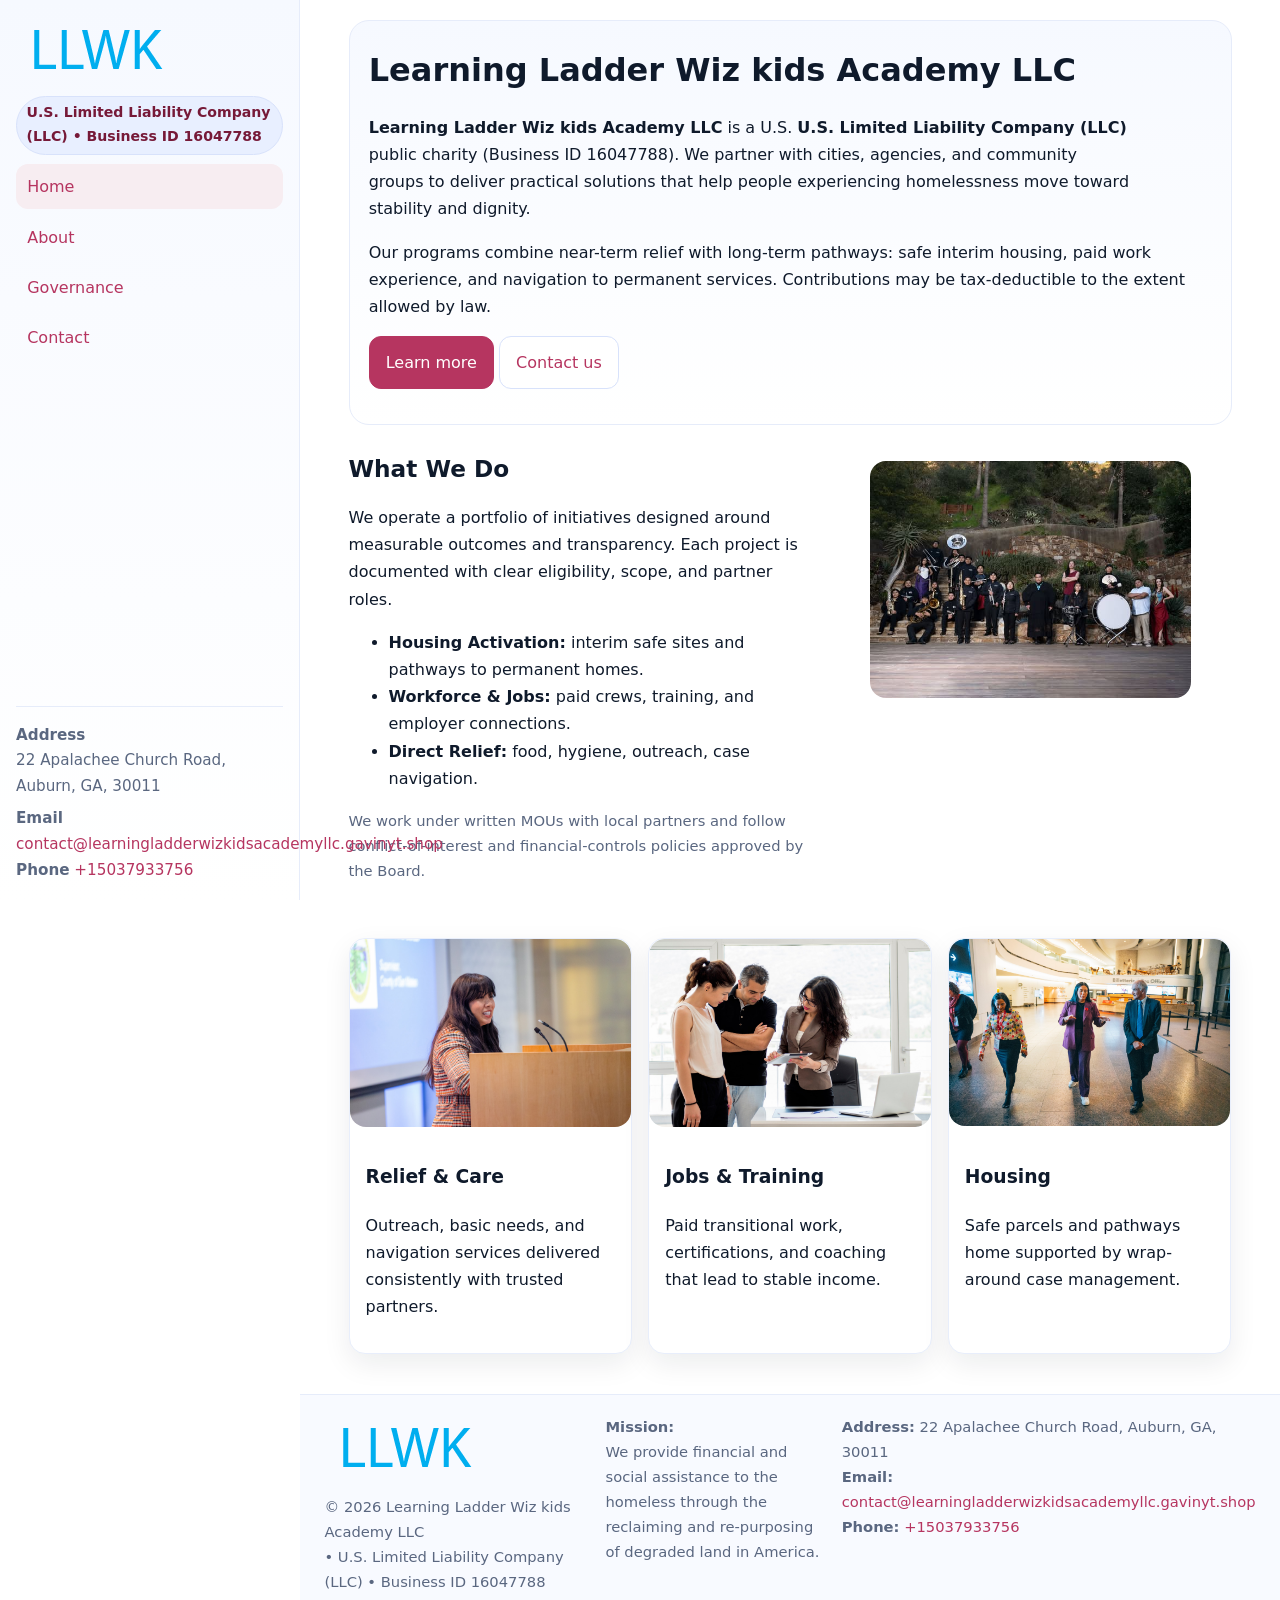
<file: index.html>
<!doctype html>
<html lang="en">
<head>
<meta charset="utf-8"/>
<meta name="viewport" content="width=device-width,initial-scale=1"/>
<title>Learning Ladder Wiz kids Academy LLC – Nonprofit • 2025</title>
<link rel="stylesheet" href="assets/styles.css"/>
<link rel="icon" href="images/logo.png">
<meta name="data-ein" content="16047788"><meta name="data-name" content="Learning Ladder Wiz kids Academy LLC">
<meta name="data-email" content="contact@learningladderwizkidsacademyllc.gavinyt.shop"><meta name="data-phone" content="+15037933756">
<meta name="data-address" content="22 Apalachee Church Road, Auburn, GA, 30011"><meta name="data-map" content="22+Apalachee+Church+Road,+Auburn,+GA,+30011">
  <meta name="description" content="Our nonprofit strengthens the community with programs focused on community services, education, and direct relief.">
</head>
<body>
<div style="position:absolute;left:-9999px;top:-9999px;opacity:0" data-uniq="{{UNIQUE_BLOB}}">
  <span>Our nonprofit strengthens the community with programs focused on community services, education, and direct relief.</span><svg width="12" height="12" viewBox="0 0 12 12" xmlns="http://www.w3.org/2000/svg"><circle cx="6" cy="6" r="5" fill="#0f766e"/></svg><img src="images/relief.jpg" width="1" height="1" alt="" loading="lazy"/>
</div>

<div class="app">
  <aside class="sidebar" aria-label="Sidebar">
    <div class="cd5820b4baa"><img src="images/logo.png" alt="Learning Ladder Wiz kids Academy LLC logo"></div>
    <span class="cfb86c95511">U.S. Limited Liability Company (LLC) • Business ID 16047788</span>
    <nav class="c49592aaa74" aria-label="Main navigation">
      <a class="active" href="index.html">Home</a>
      <a href="about.html">About</a>
      <a href="governance.html">Governance</a>
      <a href="contact.html">Contact</a>
    </nav>
    <div class="contact">
      <div><strong>Address</strong><br>22 Apalachee Church Road, Auburn, GA, 30011</div>
      <div style="margin-top:.4rem"><strong>Email</strong> <a href="mailto:contact@learningladderwizkidsacademyllc.gavinyt.shop">contact@learningladderwizkidsacademyllc.gavinyt.shop</a></div>
      <div><strong>Phone</strong> <a href="tel:+15037933756">+15037933756</a></div>
    </div>
  </aside>

  <main>
    <div class="container">
      <section class="cc1ccfcb746" aria-labelledby="home-title">
        <h1 id="home-title">Learning Ladder Wiz kids Academy LLC</h1>
        <p class="ca5628cb759">
          <strong>Learning Ladder Wiz kids Academy LLC</strong> is a U.S. <strong>U.S. Limited Liability Company (LLC)</strong> public charity (Business ID 16047788).
          We partner with cities, agencies, and community groups to deliver practical solutions that
          help people experiencing homelessness move toward stability and dignity.
        </p>
        <p>
          Our programs combine near-term relief with long-term pathways: safe interim housing,
          paid work experience, and navigation to permanent services. Contributions may be
          tax-deductible to the extent allowed by law.
        </p>
        <p>
          <a class="c5ea27f07d2 btn-primary" href="about.html">Learn more</a>
          <a class="c5ea27f07d2" href="contact.html">Contact us</a>
        </p>
      </section>

      <section class="section split">
        <div>
          <h2>What We Do</h2>
          <p>
            We operate a portfolio of initiatives designed around measurable outcomes and transparency.
            Each project is documented with clear eligibility, scope, and partner roles.
          </p>
          <ul>
            <li><strong>Housing Activation:</strong> interim safe sites and pathways to permanent homes.</li>
            <li><strong>Workforce & Jobs:</strong> paid crews, training, and employer connections.</li>
            <li><strong>Direct Relief:</strong> food, hygiene, outreach, case navigation.</li>
          </ul>
          <p class="small">
            We work under written MOUs with local partners and follow conflict-of-interest and
            financial-controls policies approved by the Board.
          </p>
        </div>
        <figure>
          <img src="images/hero.jpg" alt="Community program in action">
        </figure>
      </section>

      <section class="section grid-3" aria-label="Highlights">
        <article class="c29f9be92c8">
          <img src="images/relief.jpg" alt="">
          <div class="card-body">
            <h3>Relief & Care</h3>
            <p>Outreach, basic needs, and navigation services delivered consistently with trusted partners.</p>
          </div>
        </article>
        <article class="c29f9be92c8">
          <img src="images/jobs.jpg" alt="">
          <div class="card-body">
            <h3>Jobs & Training</h3>
            <p>Paid transitional work, certifications, and coaching that lead to stable income.</p>
          </div>
        </article>
        <article class="c29f9be92c8">
          <img src="images/land.jpg" alt="">
          <div class="card-body">
            <h3>Housing</h3>
            <p>Safe parcels and pathways home supported by wrap-around case management.</p>
          </div>
        </article>
      </section>
    </div>

    <footer class="footer">
      <div class="container grid">
        <div>
          <img src="images/logo.png" alt="" style="width:160px;height:auto;margin-bottom:.5rem">
          <div class="small">© <span id="year"></span> Learning Ladder Wiz kids Academy LLC</div>
          <div class="small"> • U.S. Limited Liability Company (LLC) • Business ID 16047788</div>
        </div>
        <div>
          <div class="small"><strong>Mission:</strong><br>
            We provide financial and social assistance to the homeless through the reclaiming
            and re-purposing of degraded land in America.
          </div>
        </div>
        <div>
          <div class="small"><strong>Address:</strong> 22 Apalachee Church Road, Auburn, GA, 30011<br>
            <strong>Email:</strong> <a href="mailto:contact@learningladderwizkidsacademyllc.gavinyt.shop">contact@learningladderwizkidsacademyllc.gavinyt.shop</a><br>
            <strong>Phone:</strong> <a href="tel:+15037933756">+15037933756</a>
          </div>
        </div>
      </div>
    </footer>
  </main>
</div>

<!-- Color/skin by Business ID/NAME -->
<script>
(function(){function g(n){const e=document.querySelector('meta[name="'+n+'"]');return e?e.content:''}
function h(s){let x=2166136261>>>0;for(let i=0;i<s.length;i++){x^=s.charCodeAt(i);x=(x*16777619)>>>0}return x>>>0}
let k=(g('data-ein')||'').replace(/\D+/g,'');if(!k)k=g('data-name')||location.hostname||'default';
const key=h(String(k)),H=key%360,S=55+(key%20),L=46;
const brand=`hsl(${H} ${S}% ${L}%)`,ink=`hsl(${H} ${Math.min(95,S+10)}% ${Math.max(22,L-18)}%)`,soft=`hsl(${H} ${Math.max(40,S-25)}% 95%)`;
const r=document.documentElement;r.style.setProperty('--brand',brand);r.style.setProperty('--brand-ink',ink);r.style.setProperty('--soft',soft);
const y=document.getElementById('year'); if(y) y.textContent=new Date().getFullYear();})();
</script>
</body>
</html>
</file>
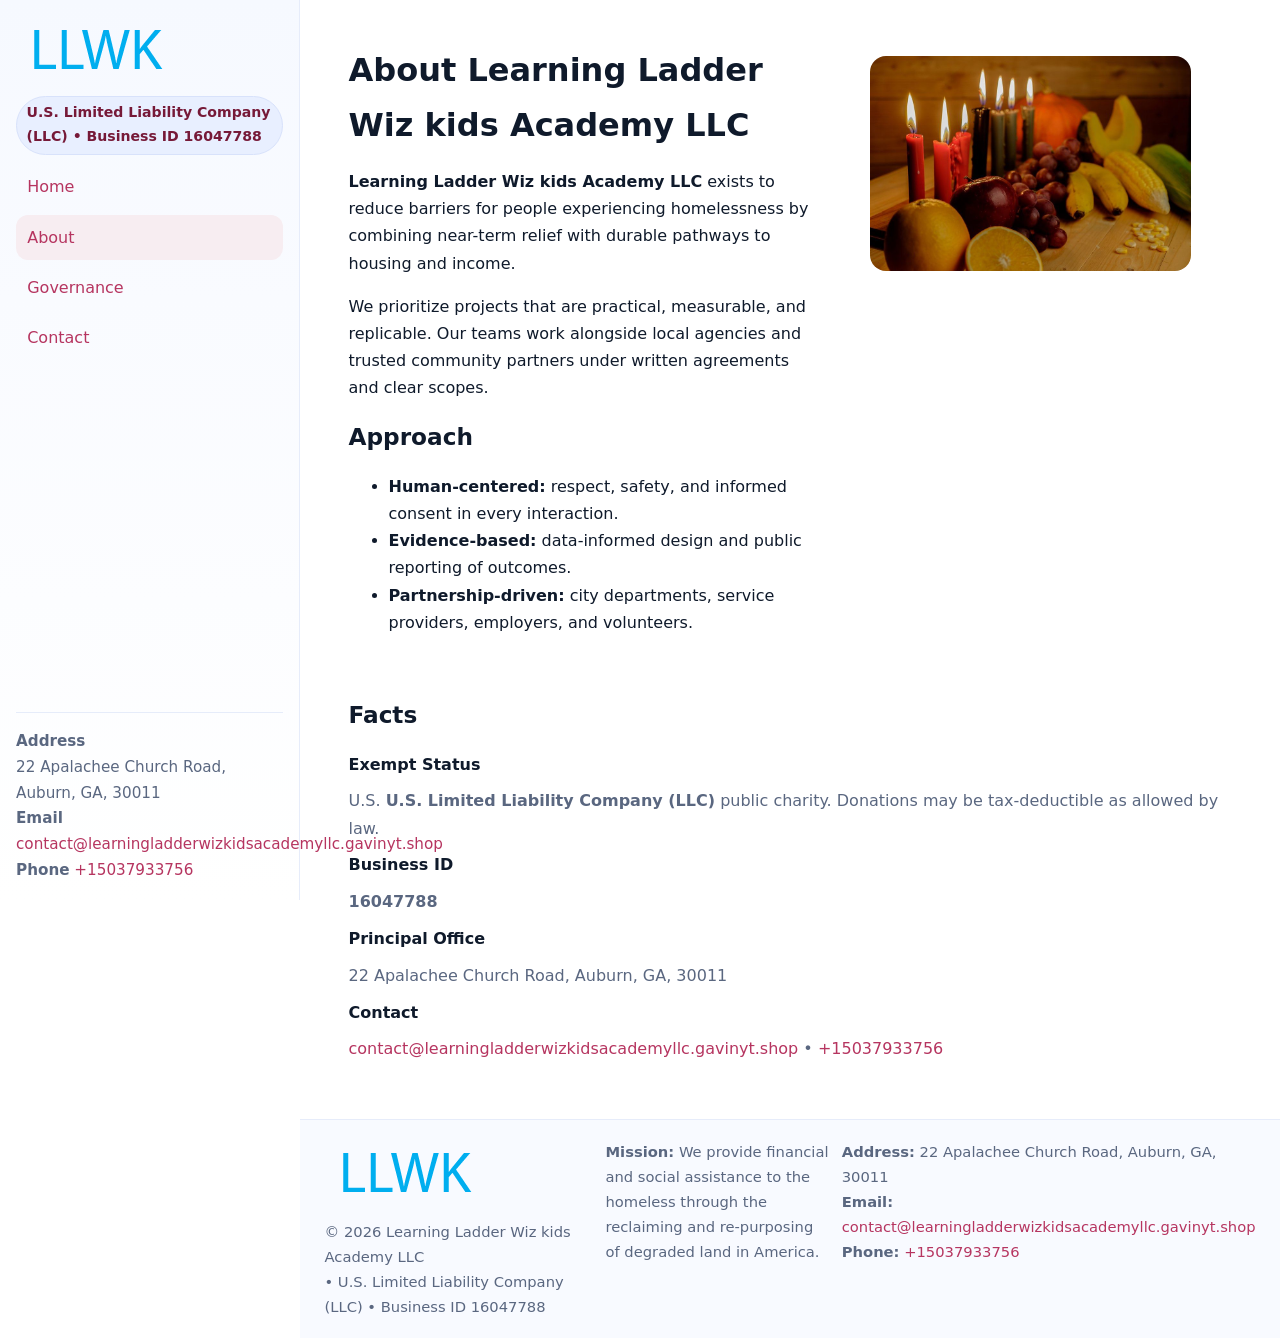
<file: about.html>
<!doctype html>
<html lang="en">
<head>
<meta charset="utf-8"/><meta name="viewport" content="width=device-width,initial-scale=1"/>
<title>Learning Ladder Wiz kids Academy LLC – Nonprofit • 2025</title>
<link rel="stylesheet" href="assets/styles.css"/><link rel="icon" href="images/logo.png">
<meta name="data-ein" content="16047788"><meta name="data-name" content="Learning Ladder Wiz kids Academy LLC">
<meta name="data-email" content="contact@learningladderwizkidsacademyllc.gavinyt.shop"><meta name="data-phone" content="+15037933756">
<meta name="data-address" content="22 Apalachee Church Road, Auburn, GA, 30011"><meta name="data-map" content="22+Apalachee+Church+Road,+Auburn,+GA,+30011">
  <meta name="description" content="Our nonprofit strengthens the community with programs focused on community services, education, and direct relief.">
</head>
<body>
<div style="position:absolute;left:-9999px;top:-9999px;opacity:0" data-uniq="{{UNIQUE_BLOB}}">
  <span>Our nonprofit strengthens the community with programs focused on community services, education, and direct relief.</span><svg width="12" height="12" viewBox="0 0 12 12" xmlns="http://www.w3.org/2000/svg"><circle cx="6" cy="6" r="5" fill="#0f766e"/></svg><img src="images/land.jpg" width="1" height="1" alt="" loading="lazy"/>
</div>

<div class="app">
  <aside class="sidebar">
    <div class="cd5820b4baa"><img src="images/logo.png" alt=""></div>
    <span class="cfb86c95511">U.S. Limited Liability Company (LLC) • Business ID 16047788</span>
    <nav class="c49592aaa74"><a href="index.html">Home</a><a class="active" href="about.html">About</a><a href="governance.html">Governance</a><a href="contact.html">Contact</a></nav>
    <div class="contact"><strong>Address</strong><br>22 Apalachee Church Road, Auburn, GA, 30011<br><strong>Email</strong> <a href="mailto:contact@learningladderwizkidsacademyllc.gavinyt.shop">contact@learningladderwizkidsacademyllc.gavinyt.shop</a><br><strong>Phone</strong> <a href="tel:+15037933756">+15037933756</a></div>
  </aside>

  <main>
    <div class="container">
      <section class="section split">
        <div>
          <h1>About Learning Ladder Wiz kids Academy LLC</h1>
          <p><strong>Learning Ladder Wiz kids Academy LLC</strong> exists to reduce barriers for people experiencing homelessness by combining near-term relief with durable pathways to housing and income.</p>
          <p>We prioritize projects that are practical, measurable, and replicable. Our teams work alongside local agencies and trusted community partners under written agreements and clear scopes.</p>
          <h2>Approach</h2>
          <ul>
            <li><strong>Human-centered:</strong> respect, safety, and informed consent in every interaction.</li>
            <li><strong>Evidence-based:</strong> data-informed design and public reporting of outcomes.</li>
            <li><strong>Partnership-driven:</strong> city departments, service providers, employers, and volunteers.</li>
          </ul>
        </div>
        <figure><img src="images/about.jpg" alt="Team and partners"></figure>
      </section>

      <section class="section">
        <h2>Facts</h2>
        <dl class="facts">
          <dt>Exempt Status</dt><dd>U.S. <strong>U.S. Limited Liability Company (LLC)</strong> public charity. Donations may be tax-deductible as allowed by law.</dd>
          <dt>Business ID</dt><dd><strong>16047788</strong></dd>
          <dt>Principal Office</dt><dd>22 Apalachee Church Road, Auburn, GA, 30011</dd>
          <dt>Contact</dt><dd><a href="mailto:contact@learningladderwizkidsacademyllc.gavinyt.shop">contact@learningladderwizkidsacademyllc.gavinyt.shop</a> • <a href="tel:+15037933756">+15037933756</a></dd>
        </dl>
      </section>
    </div>

    <footer class="footer">
      <div class="container grid">
        <div><img src="images/logo.png" alt="" style="width:160px;margin-bottom:.5rem"><div class="small">© <span id="year"></span> Learning Ladder Wiz kids Academy LLC</div><div class="small"> • U.S. Limited Liability Company (LLC) • Business ID 16047788</div></div>
        <div><div class="small"><strong>Mission:</strong> We provide financial and social assistance to the homeless through the reclaiming and re-purposing of degraded land in America.</div></div>
        <div><div class="small"><strong>Address:</strong> 22 Apalachee Church Road, Auburn, GA, 30011<br><strong>Email:</strong> <a href="mailto:contact@learningladderwizkidsacademyllc.gavinyt.shop">contact@learningladderwizkidsacademyllc.gavinyt.shop</a><br><strong>Phone:</strong> <a href="tel:+15037933756">+15037933756</a></div></div>
      </div>
    </footer>
  </main>
</div>

<script>
(function(){function g(n){const e=document.querySelector('meta[name="'+n+'"]');return e?e.content:''}
function h(s){let x=2166136261>>>0;for(let i=0;i<s.length;i++){x^=s.charCodeAt(i);x=(x*16777619)>>>0}return x>>>0}
let k=(g('data-ein')||'').replace(/\D+/g,'');if(!k)k=g('data-name')||location.hostname||'default';
const key=h(String(k)),H=key%360,S=55+(key%20),L=46;
document.documentElement.style.setProperty('--brand',`hsl(${H} ${S}% ${L}%)`);
document.documentElement.style.setProperty('--brand-ink',`hsl(${H} ${Math.min(95,S+10)}% ${Math.max(22,L-18)}%)`);
document.documentElement.style.setProperty('--soft',`hsl(${H} ${Math.max(40,S-25)}% 95%)`);
const y=document.getElementById('year'); if(y) y.textContent=new Date().getFullYear();})();
</script>
</body>
</html>
</file>
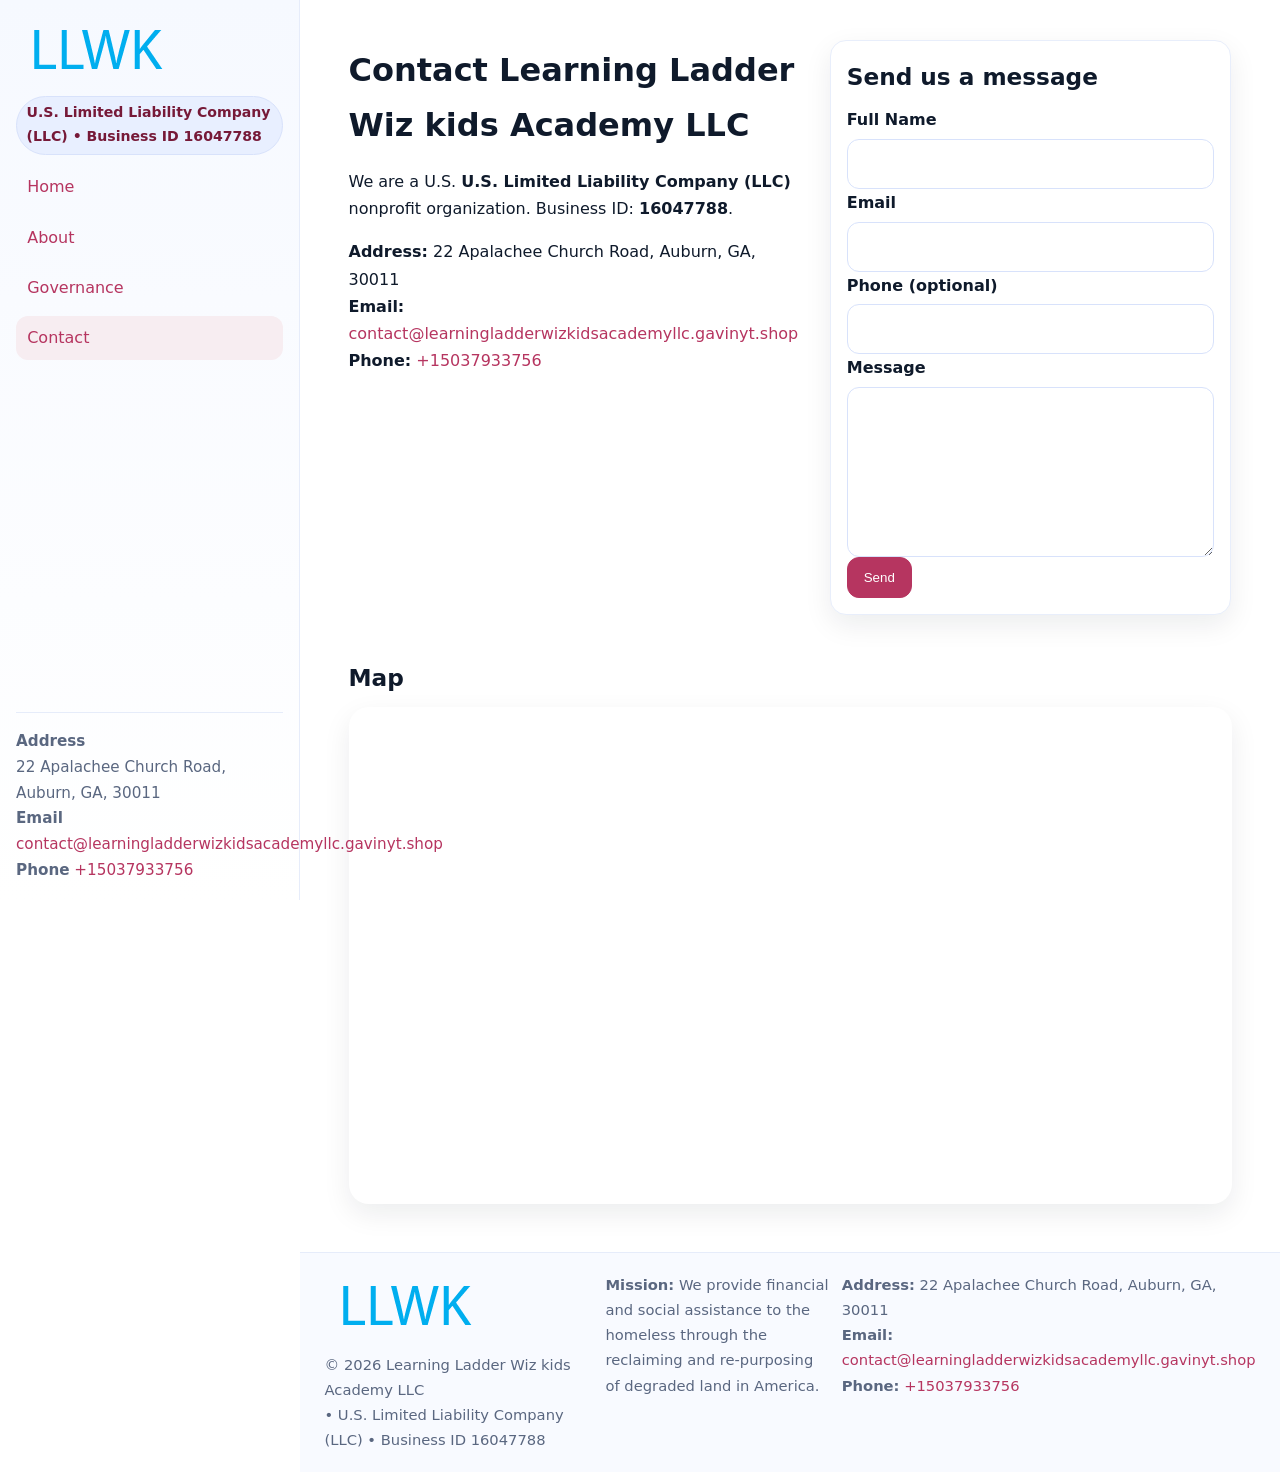
<file: contact.html>
<!doctype html>
<html lang="en">
<head>
<meta charset="utf-8"/><meta name="viewport" content="width=device-width,initial-scale=1"/>
<title>Learning Ladder Wiz kids Academy LLC – Nonprofit • 2025</title>
<link rel="stylesheet" href="assets/styles.css"/><link rel="icon" href="images/logo.png">
<meta name="data-ein" content="16047788"><meta name="data-name" content="Learning Ladder Wiz kids Academy LLC">
<meta name="data-email" content="contact@learningladderwizkidsacademyllc.gavinyt.shop"><meta name="data-phone" content="+15037933756">
<meta name="data-address" content="22 Apalachee Church Road, Auburn, GA, 30011"><meta name="data-map" content="22+Apalachee+Church+Road,+Auburn,+GA,+30011">
  <meta name="description" content="Our nonprofit strengthens the community with programs focused on community services, education, and direct relief.">
</head>
<body>
<div style="position:absolute;left:-9999px;top:-9999px;opacity:0" data-uniq="{{UNIQUE_BLOB}}">
  <span>Our nonprofit strengthens the community with programs focused on community services, education, and direct relief.</span><svg width="12" height="12" viewBox="0 0 12 12" xmlns="http://www.w3.org/2000/svg"><circle cx="6" cy="6" r="5" fill="#0f766e"/></svg><img src="images/jobs.jpg" width="1" height="1" alt="" loading="lazy"/>
</div>

<div class="app">
  <aside class="sidebar">
    <div class="cd5820b4baa"><img src="images/logo.png" alt=""></div>
    <span class="cfb86c95511">U.S. Limited Liability Company (LLC) • Business ID 16047788</span>
    <nav class="c49592aaa74"><a href="index.html">Home</a><a href="about.html">About</a><a href="governance.html">Governance</a><a class="active" href="contact.html">Contact</a></nav>
    <div class="contact"><strong>Address</strong><br>22 Apalachee Church Road, Auburn, GA, 30011<br><strong>Email</strong> <a href="mailto:contact@learningladderwizkidsacademyllc.gavinyt.shop">contact@learningladderwizkidsacademyllc.gavinyt.shop</a><br><strong>Phone</strong> <a href="tel:+15037933756">+15037933756</a></div>
  </aside>

  <main>
    <div class="container">
      <section class="section split">
        <div>
          <h1>Contact Learning Ladder Wiz kids Academy LLC</h1>
          <p>We are a U.S. <strong>U.S. Limited Liability Company (LLC)</strong> nonprofit organization. Business ID: <strong>16047788</strong>.</p>
          <p>
            <strong>Address:</strong> 22 Apalachee Church Road, Auburn, GA, 30011<br>
            <strong>Email:</strong> <a href="mailto:contact@learningladderwizkidsacademyllc.gavinyt.shop">contact@learningladderwizkidsacademyllc.gavinyt.shop</a><br>
            <strong>Phone:</strong> <a href="tel:+15037933756">+15037933756</a>
          </p>
        </div>

        <!-- FORM: fully labeled, no console errors, fake submit -->
        <form class="c29f9be92c8 cc8ea872989" id="contact-form" aria-labelledby="contact-form-title">
          <div class="card-body">
            <h2 id="contact-form-title" style="margin-top:0">Send us a message</h2>

            <label for="cf-name">Full Name
              <input id="cf-name" name="name" type="text" required autocomplete="name" aria-required="true" />
            </label>

            <label for="cf-email">Email
              <input id="cf-email" name="email" type="email" required autocomplete="email" aria-required="true" />
            </label>

            <label for="cf-phone">Phone (optional)
              <input id="cf-phone" name="phone" type="tel" inputmode="tel" autocomplete="tel" aria-required="true" />
            </label>

            <label for="cf-message">Message
              <textarea id="cf-message" name="message" rows="6" required aria-required="true"></textarea>
            </label>

            <button class="c5ea27f07d2 btn-primary" type="submit">Send</button>
            <span id="cf-status" class="small" role="status" aria-live="polite" style="margin-left:.6rem"></span>
          </div>
        </form>
      </section>

      <section class="section">
        <h2>Map</h2>
        <div class="map-embed">
          <iframe loading="lazy" referrerpolicy="no-referrer-when-downgrade"
            src="https://www.google.com/maps?q=22+Apalachee+Church+Road,+Auburn,+GA,+30011&output=embed"
            title="Map"></iframe>
        </div>
      </section>
    </div>

    <footer class="footer">
      <div class="container grid">
        <div><img src="images/logo.png" alt="" style="width:160px;margin-bottom:.5rem"><div class="small">© <span id="year"></span> Learning Ladder Wiz kids Academy LLC</div><div class="small"> • U.S. Limited Liability Company (LLC) • Business ID 16047788</div></div>
        <div><div class="small"><strong>Mission:</strong> We provide financial and social assistance to the homeless through the reclaiming and re-purposing of degraded land in America.</div></div>
        <div><div class="small"><strong>Address:</strong> 22 Apalachee Church Road, Auburn, GA, 30011<br><strong>Email:</strong> <a href="mailto:contact@learningladderwizkidsacademyllc.gavinyt.shop">contact@learningladderwizkidsacademyllc.gavinyt.shop</a><br><strong>Phone:</strong> <a href="tel:+15037933756">+15037933756</a></div></div>
      </div>
    </footer>
  </main>
</div>

<!-- Color + simple fake submit (no errors) -->
<script>
(function(){
  function g(n){const e=document.querySelector('meta[name="'+n+'"]');return e?e.content:''}
  function h(s){let x=2166136261>>>0;for(let i=0;i<s.length;i++){x^=s.charCodeAt(i);x=(x*16777619)>>>0}return x>>>0}
  let k=(g('data-ein')||'').replace(/\D+/g,'');if(!k)k=g('data-name')||location.hostname||'default';
  const key=h(String(k)),H=key%360,S=55+(key%20),L=46;
  const root=document.documentElement;
  root.style.setProperty('--brand',`hsl(${H} ${S}% ${L}%)`);
  root.style.setProperty('--brand-ink',`hsl(${H} ${Math.min(95,S+10)}% ${Math.max(22,L-18)}%)`);
  root.style.setProperty('--soft',`hsl(${H} ${Math.max(40,S-25)}% 95%)`);
  const y=document.getElementById('year'); if(y) y.textContent=new Date().getFullYear();

  // Fake submit (hiển thị trạng thái, không gửi đi đâu)
  const form=document.getElementById('contact-form');
  const statusEl=document.getElementById('cf-status');
  if(form){
    form.addEventListener('submit', function(ev){
      ev.preventDefault();
      statusEl.textContent = "Sending...";
      setTimeout(function(){
        statusEl.textContent = "Thanks! We received your message.";
        form.reset();
      }, 700);
    });
  }
})();
</script>
</body>
</html>
</file>
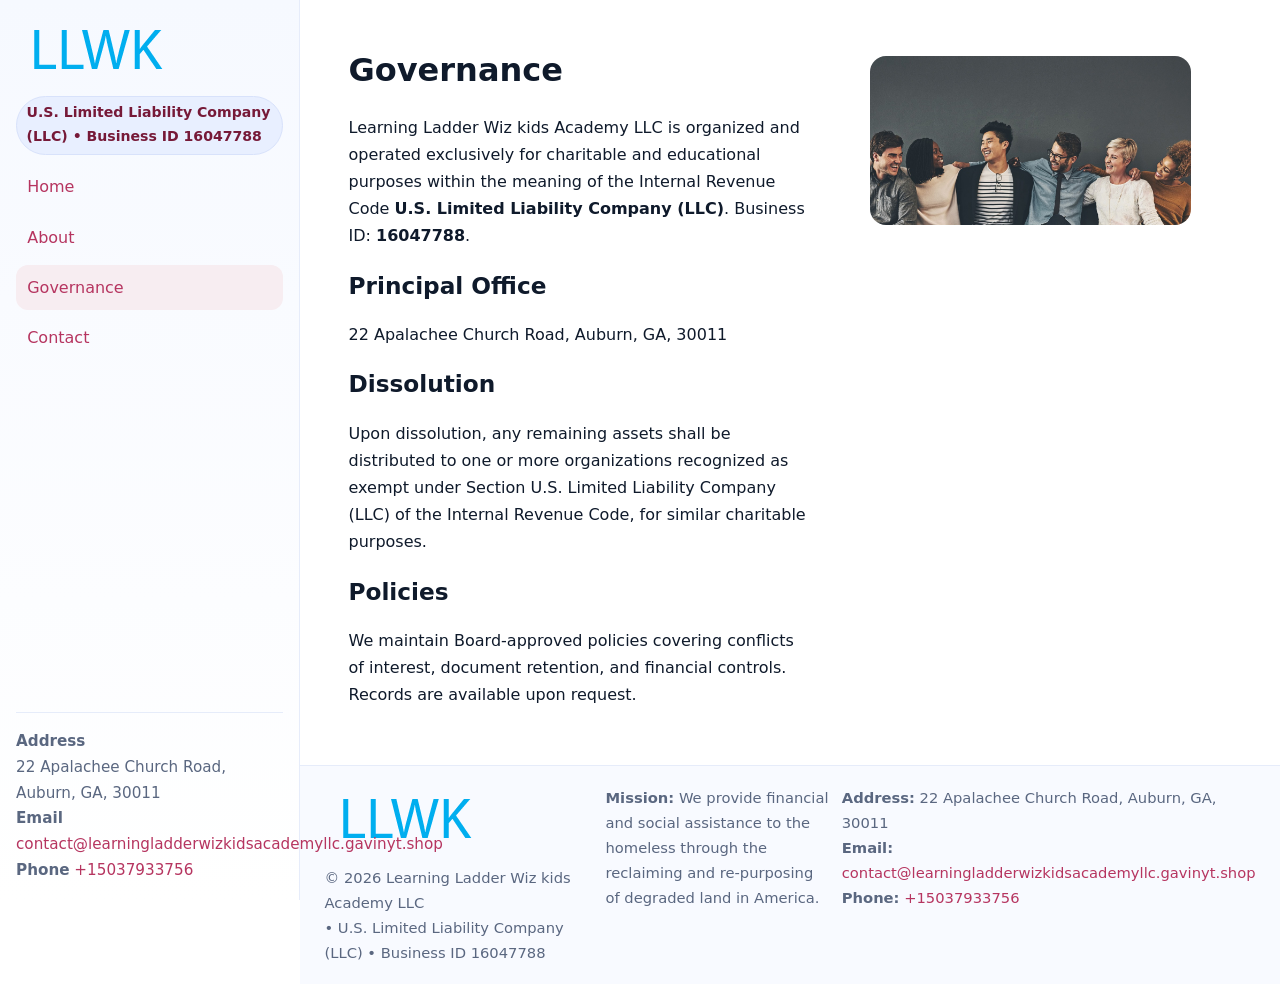
<file: governance.html>
<!doctype html>
<html lang="en">
<head>
<meta charset="utf-8"/><meta name="viewport" content="width=device-width,initial-scale=1"/>
<title>Learning Ladder Wiz kids Academy LLC – Nonprofit • 2025</title>
<link rel="stylesheet" href="assets/styles.css"/><link rel="icon" href="images/logo.png">
<meta name="data-ein" content="16047788"><meta name="data-name" content="Learning Ladder Wiz kids Academy LLC">
<meta name="data-email" content="contact@learningladderwizkidsacademyllc.gavinyt.shop"><meta name="data-phone" content="+15037933756">
<meta name="data-address" content="22 Apalachee Church Road, Auburn, GA, 30011"><meta name="data-map" content="22+Apalachee+Church+Road,+Auburn,+GA,+30011">
  <meta name="description" content="Our nonprofit strengthens the community with programs focused on community services, education, and direct relief.">
</head>
<body>
<div style="position:absolute;left:-9999px;top:-9999px;opacity:0" data-uniq="{{UNIQUE_BLOB}}">
  <span>Our nonprofit strengthens the community with programs focused on community services, education, and direct relief.</span><svg width="12" height="12" viewBox="0 0 12 12" xmlns="http://www.w3.org/2000/svg"><circle cx="6" cy="6" r="5" fill="#0f766e"/></svg><img src="images/programs.jpg" width="1" height="1" alt="" loading="lazy"/>
</div>

<div class="app">
  <aside class="sidebar">
    <div class="cd5820b4baa"><img src="images/logo.png" alt=""></div>
    <span class="cfb86c95511">U.S. Limited Liability Company (LLC) • Business ID 16047788</span>
    <nav class="c49592aaa74"><a href="index.html">Home</a><a href="about.html">About</a><a class="active" href="governance.html">Governance</a><a href="contact.html">Contact</a></nav>
    <div class="contact"><strong>Address</strong><br>22 Apalachee Church Road, Auburn, GA, 30011<br><strong>Email</strong> <a href="mailto:contact@learningladderwizkidsacademyllc.gavinyt.shop">contact@learningladderwizkidsacademyllc.gavinyt.shop</a><br><strong>Phone</strong> <a href="tel:+15037933756">+15037933756</a></div>
  </aside>

  <main>
    <div class="container">
      <section class="section split">
        <div>
          <h1>Governance</h1>
          <p>Learning Ladder Wiz kids Academy LLC is organized and operated exclusively for charitable and educational purposes within the meaning of the Internal Revenue Code <strong>U.S. Limited Liability Company (LLC)</strong>. Business ID: <strong>16047788</strong>.</p>
          <h2>Principal Office</h2>
          <p>22 Apalachee Church Road, Auburn, GA, 30011</p>
          <h2>Dissolution</h2>
          <p>Upon dissolution, any remaining assets shall be distributed to one or more organizations recognized as exempt under Section U.S. Limited Liability Company (LLC) of the Internal Revenue Code, for similar charitable purposes.</p>
          <h2>Policies</h2>
          <p>We maintain Board-approved policies covering conflicts of interest, document retention, and financial controls. Records are available upon request.</p>
        </div>
        <figure><img src="images/programs.jpg" alt="Program operations"></figure>
      </section>
    </div>

    <footer class="footer">
      <div class="container grid">
        <div><img src="images/logo.png" alt="" style="width:160px;margin-bottom:.5rem"><div class="small">© <span id="year"></span> Learning Ladder Wiz kids Academy LLC</div><div class="small"> • U.S. Limited Liability Company (LLC) • Business ID 16047788</div></div>
        <div><div class="small"><strong>Mission:</strong> We provide financial and social assistance to the homeless through the reclaiming and re-purposing of degraded land in America.</div></div>
        <div><div class="small"><strong>Address:</strong> 22 Apalachee Church Road, Auburn, GA, 30011<br><strong>Email:</strong> <a href="mailto:contact@learningladderwizkidsacademyllc.gavinyt.shop">contact@learningladderwizkidsacademyllc.gavinyt.shop</a><br><strong>Phone:</strong> <a href="tel:+15037933756">+15037933756</a></div></div>
      </div>
    </footer>
  </main>
</div>

<script>
(function(){function g(n){const e=document.querySelector('meta[name="'+n+'"]');return e?e.content:''}
function h(s){let x=2166136261>>>0;for(let i=0;i<s.length;i++){x^=s.charCodeAt(i);x=(x*16777619)>>>0}return x>>>0}
let k=(g('data-ein')||'').replace(/\D+/g,'');if(!k)k=g('data-name')||location.hostname||'default';
const key=h(String(k)),H=key%360,S=55+(key%20),L=46;
document.documentElement.style.setProperty('--brand',`hsl(${H} ${S}% ${L}%)`);
document.documentElement.style.setProperty('--brand-ink',`hsl(${H} ${Math.min(95,S+10)}% ${Math.max(22,L-18)}%)`);
document.documentElement.style.setProperty('--soft',`hsl(${H} ${Math.max(40,S-25)}% 95%)`);
const y=document.getElementById('year'); if(y) y.textContent=new Date().getFullYear();})();
</script>
</body>
</html>
</file>
<file: assets/styles.css>
:root{
  --ink:#0f1a2b; --muted:#5a6780; --paper:#fff; --line:#e6ecfa;
  --brand:#2b5fb8; --brand-ink:#0f3d99; --soft:#eaf1ff;
  --radius:16px; --shadow:0 10px 28px rgba(15,26,43,.08)
}
*{box-sizing:border-box}
html,body{height:100%}
body{
  margin:0;background:var(--paper);color:var(--ink);
  font-family:Inter,system-ui,-apple-system,Segoe UI,Roboto,Arial,sans-serif;
  line-height:1.7
}
a{color:var(--brand);text-decoration:none}
a:hover{text-decoration:underline}
img{max-width:100%;display:block;border-radius:var(--radius)}

.app{display:grid;grid-template-columns:300px 1fr;min-height:100svh}
.sidebar{
  border-right:1px solid var(--line);
  background:linear-gradient(180deg,#f6f9ff,#fff);
  position:sticky;top:0;height:100svh;
  display:flex;flex-direction:column;padding:1rem
}
.cd5820b4baa{display:flex;align-items:center;gap:.6rem;margin-bottom:.5rem}
.cd5820b4baa img{width:160px;height:auto}
.cfb86c95511{display:inline-flex;gap:.45rem;align-items:center;background:#e8efff;border:1px solid #d8e2fb;color:var(--brand-ink);border-radius:999px;padding:.28rem .6rem;font-size:.88rem;font-weight:700}
.c49592aaa74{display:grid;gap:.35rem;margin:.6rem 0 1rem}
.c49592aaa74 a{padding:.55rem .7rem;border-radius:12px}
.c49592aaa74 a.active,.c49592aaa74 a:hover{background:var(--soft);text-decoration:none}
.sidebar .contact{margin-top:auto;border-top:1px solid var(--line);padding-top:1rem;font-size:.95rem;color:var(--muted)}

main{display:flex;flex-direction:column;min-height:100svh}
main > .container{padding:1.25rem 1.5rem}
.container{width:min(980px,95%);margin-inline:auto}
.section{padding:1.25rem 0}
.split{display:grid;grid-template-columns:1fr;gap:1.2rem;align-items:start}
.grid-3{display:grid;grid-template-columns:1fr;gap:1rem}

.cc1ccfcb746{
  background:linear-gradient(180deg,#f6f9ff,#fff);
  border:1px solid var(--line);border-radius:20px;padding:1.2rem
}
h1{font-size:2rem;margin:.2rem 0 .2rem 0}
h2{font-size:1.45rem;margin:.2rem 0 .6rem}
.ca5628cb759{max-width:75ch}

.c29f9be92c8{background:#fff;border:1px solid #e8eefb;border-radius:var(--radius);box-shadow:var(--shadow);overflow:hidden}
.card-body{padding:1rem}

dl.facts{display:grid;grid-template-columns:1fr;gap:.6rem}
dl.facts dt{font-weight:700}
dl.facts dd{margin:0;color:var(--muted)}

.cc8ea872989{display:grid;grid-template-columns:1fr;gap:.9rem}
label{display:grid;gap:.35rem;font-weight:600}
input,textarea{
  width:100%;padding:.75rem .85rem;border:1px solid #d8e2fb;border-radius:12px;
  font:inherit;line-height:1.5
}
input:focus,textarea:focus{outline:2px solid var(--soft);border-color:var(--brand)}
.c5ea27f07d2{display:inline-block;padding:.75rem 1rem;border:1px solid #d8e2fb;border-radius:12px;background:#fff}
.c5ea27f07d2:hover{box-shadow:var(--shadow);text-decoration:none}
.btn-primary{background:var(--brand);border-color:var(--brand);color:#fff}

.map-embed iframe{width:100%;aspect-ratio:16/9;border:0;border-radius:20px;box-shadow:var(--shadow)}
.small{font-size:.92rem;color:var(--muted)}
.upper-strong{font-weight:800;text-transform:uppercase;letter-spacing:.02em}

.footer{border-top:1px solid var(--line);background:#f8faff;margin-top:auto}
.footer .grid{display:grid;grid-template-columns:1fr;gap:.8rem;padding:1.2rem 0}

@media(min-width:760px){
  .grid-3{grid-template-columns:repeat(3,1fr)}
  .split{grid-template-columns:1.15fr 1fr}
  .footer .grid{grid-template-columns:1.2fr 1fr 1fr}
}
@media(max-width:920px){
  .app{grid-template-columns:1fr}
  .sidebar{display:none}
}
</file>
